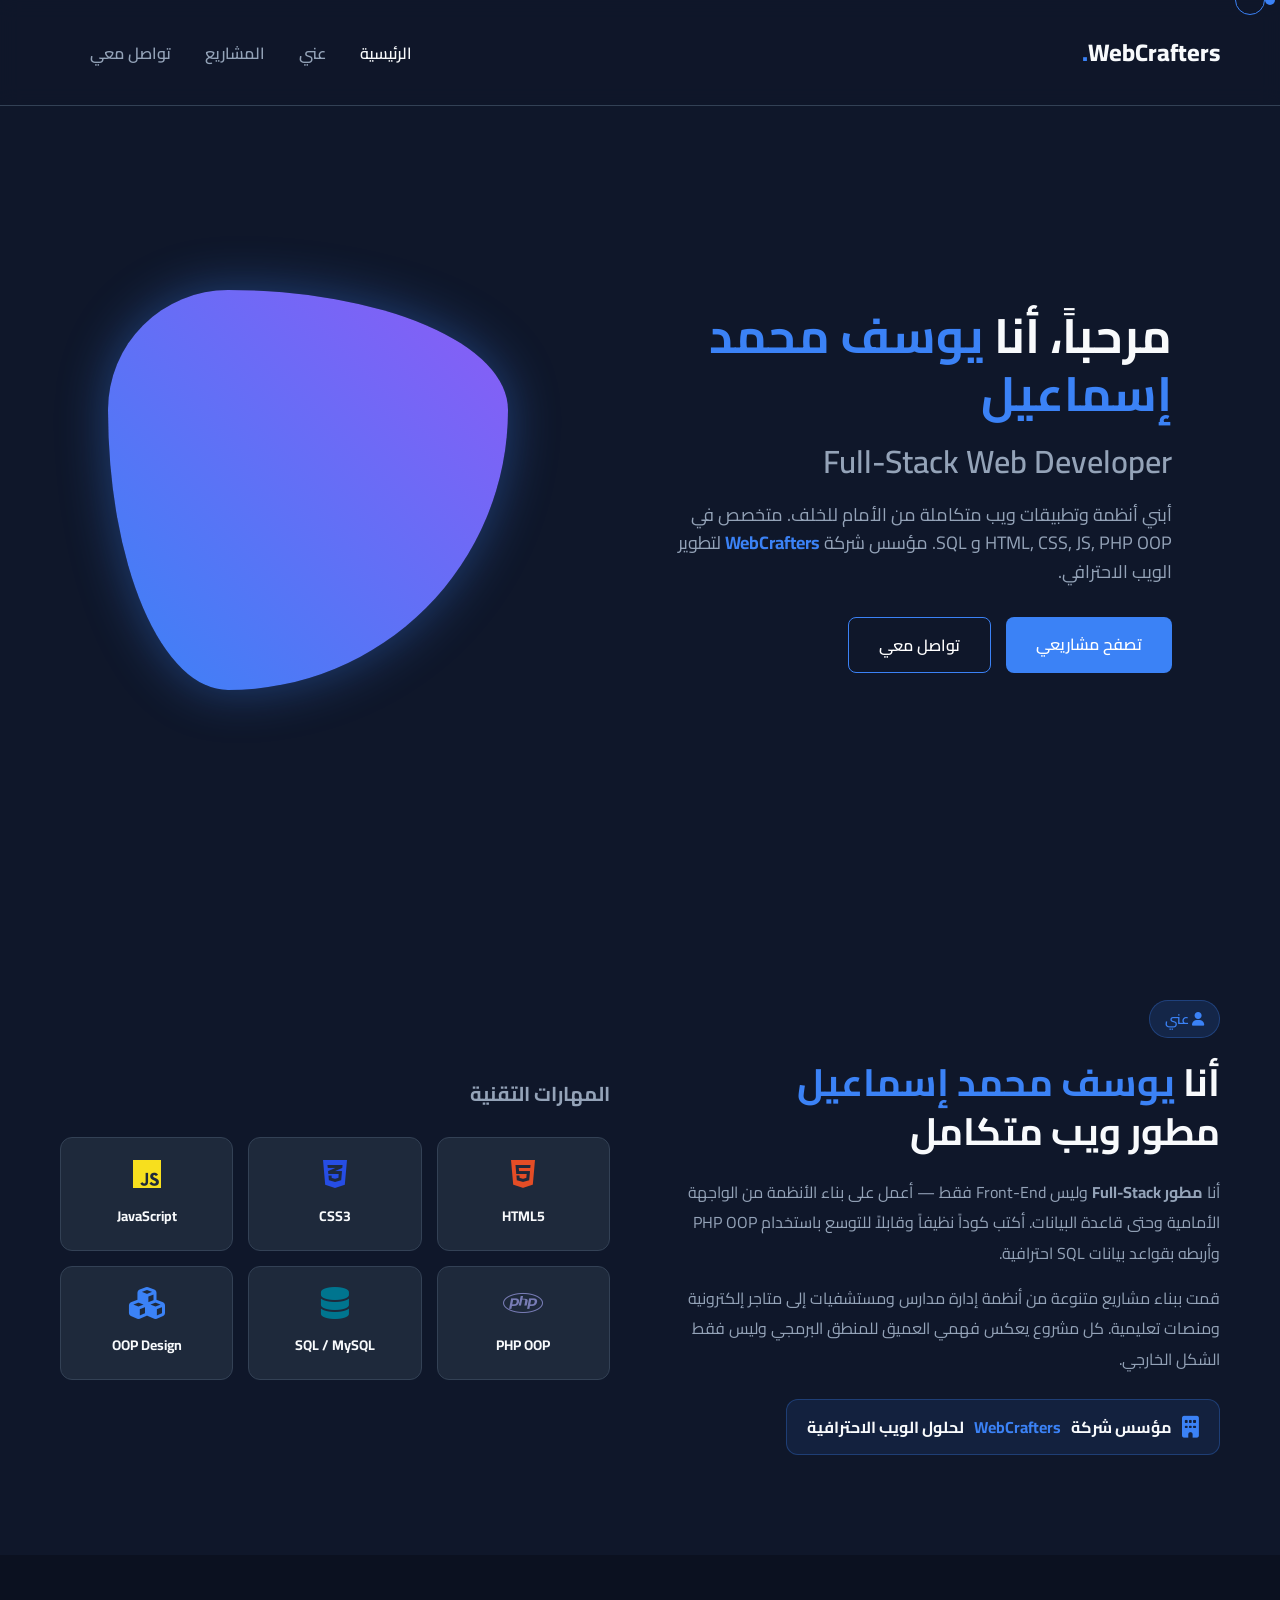
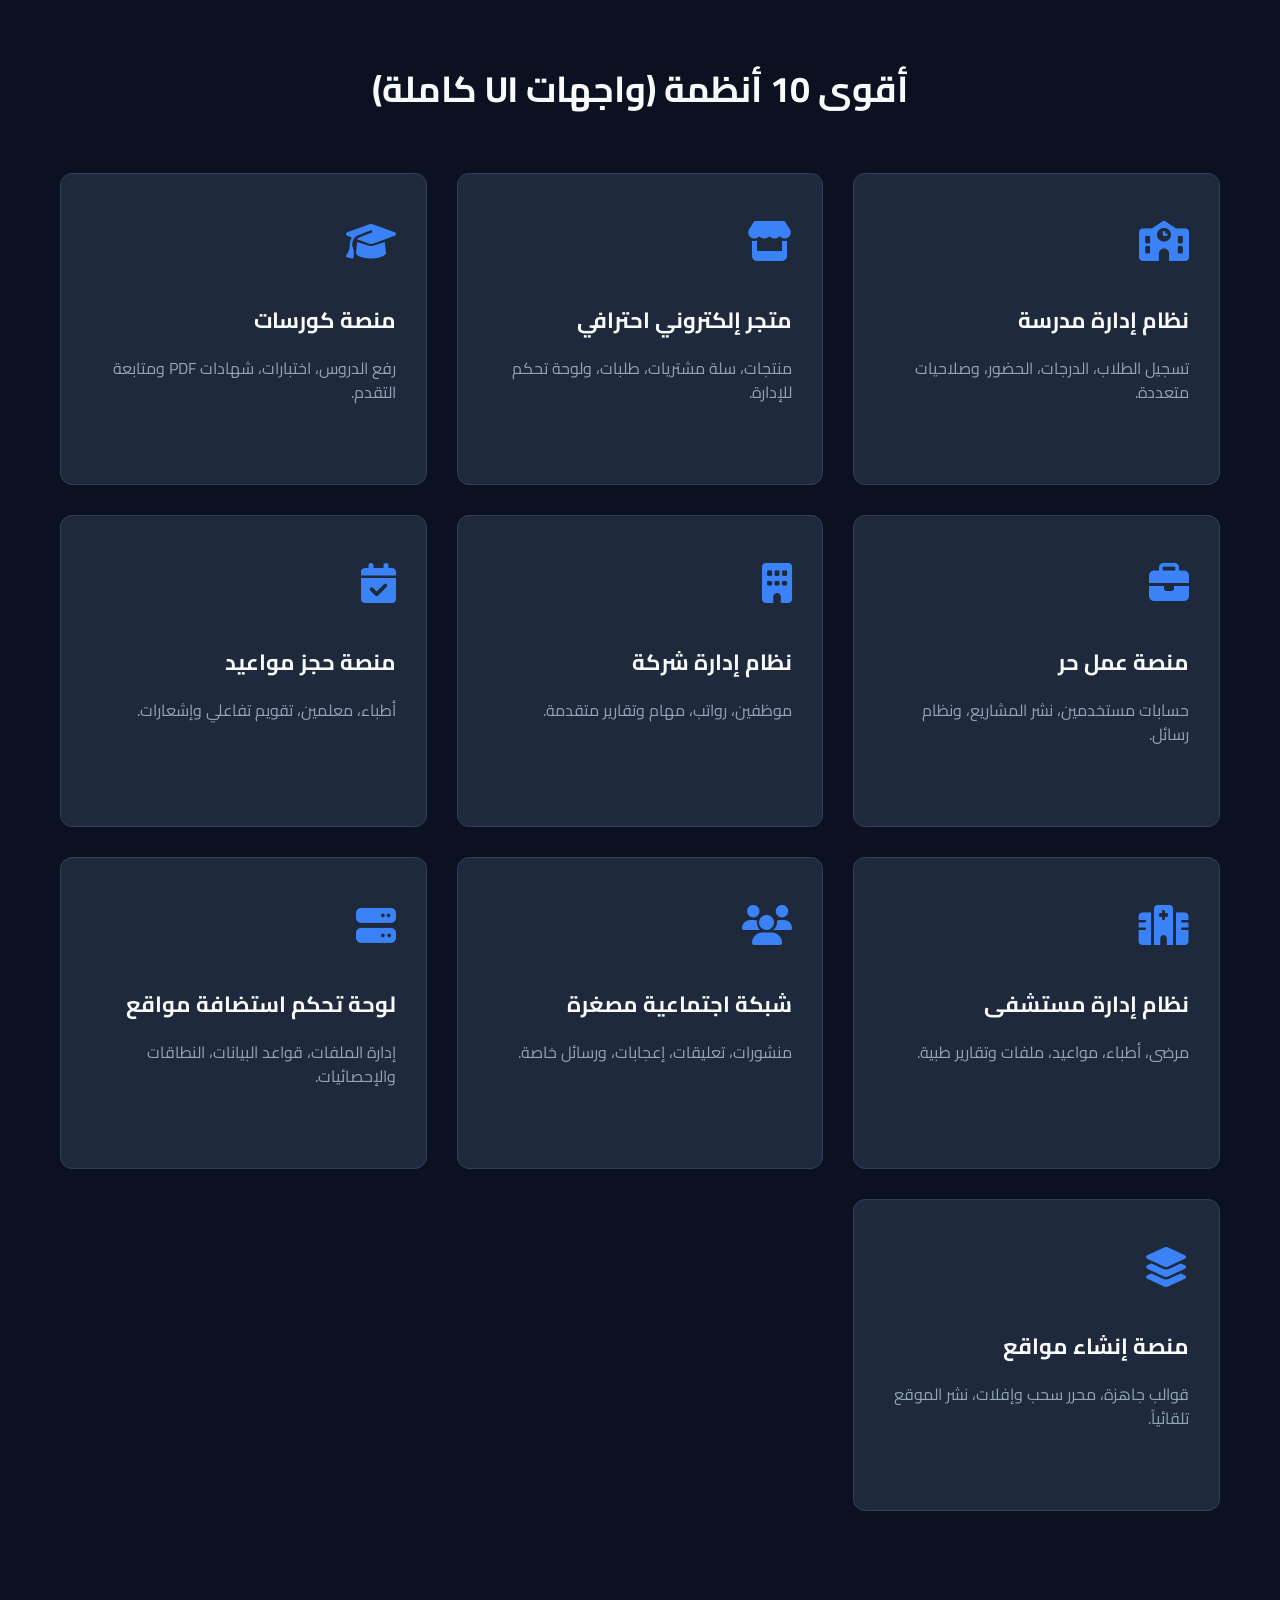
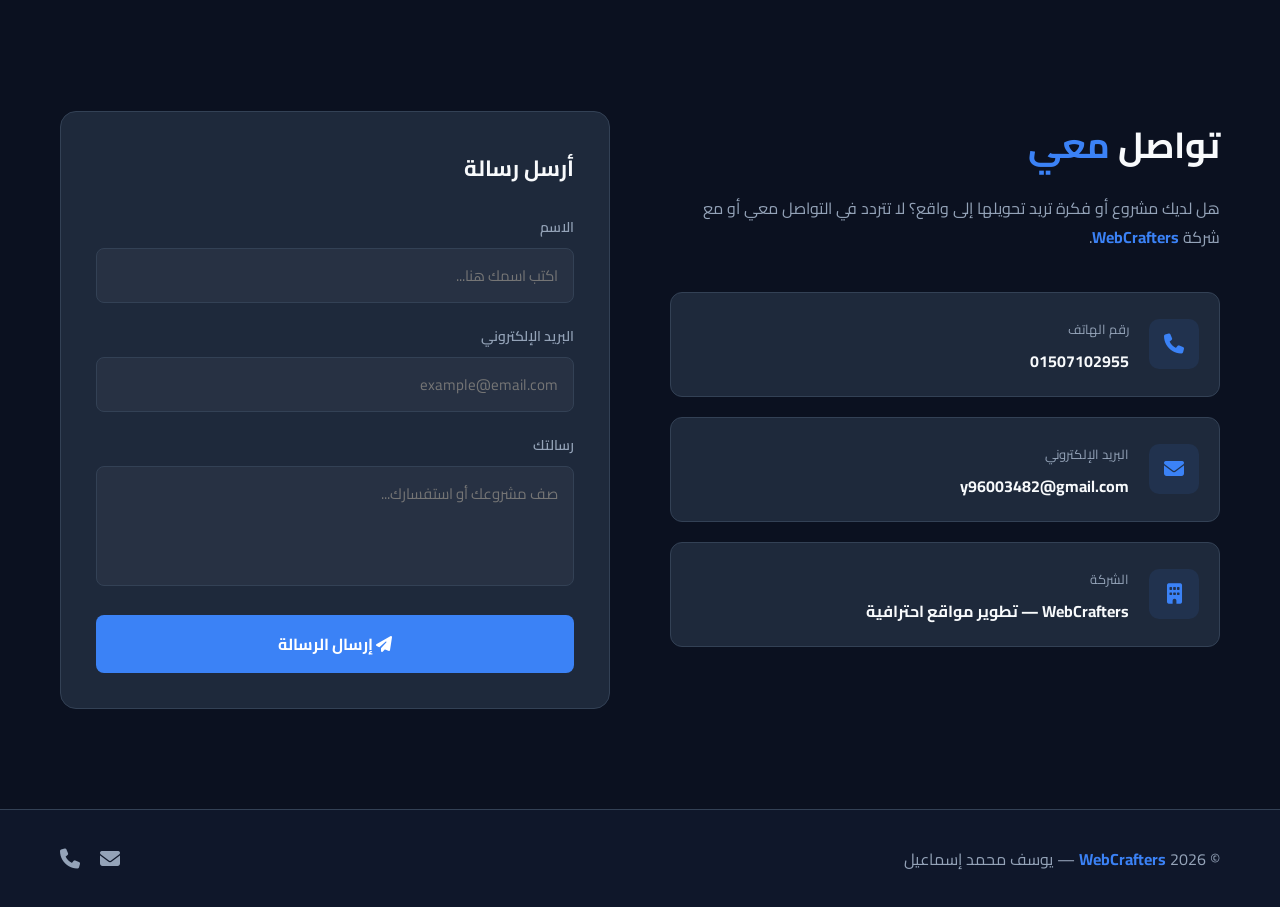
<file: index.html>
<!DOCTYPE html>
<html lang="ar" dir="rtl">
<head>
    <meta charset="UTF-8">
    <meta name="viewport" content="width=device-width, initial-scale=1.0">
    <title>يوسف محمد إسماعيل | Full-Stack Developer</title>
    <meta name="description" content="برتفوليو يوسف محمد إسماعيل - مطور Full-Stack متخصص في HTML, CSS, JS, PHP OOP, SQL ومؤسس شركة WebCrafters">
    <link rel="stylesheet" href="style.css">
    <link href="https://fonts.googleapis.com/css2?family=Cairo:wght@300;400;600;700;800&display=swap" rel="stylesheet">
    <link rel="stylesheet" href="https://cdnjs.cloudflare.com/ajax/libs/font-awesome/6.4.0/css/all.min.css">
    <style>
        /* ===== ABOUT SECTION ===== */
        #about {
            padding: 100px 0;
        }
        .about-wrapper {
            display: grid;
            grid-template-columns: 1fr 1fr;
            gap: 60px;
            align-items: center;
        }
        .about-text .label {
            display: inline-block;
            background: rgba(59, 130, 246, 0.15);
            color: var(--accent);
            padding: 5px 15px;
            border-radius: 20px;
            font-size: 14px;
            font-weight: 600;
            margin-bottom: 20px;
            border: 1px solid rgba(59, 130, 246, 0.3);
        }
        .about-text h2 {
            font-size: 38px;
            margin-bottom: 20px;
            line-height: 1.3;
        }
        .about-text h2 span { color: var(--accent); }
        .about-text p {
            color: var(--text-secondary);
            line-height: 1.9;
            font-size: 16px;
            margin-bottom: 15px;
        }
        .company-badge {
            display: inline-flex;
            align-items: center;
            gap: 10px;
            background: rgba(59,130,246,0.1);
            border: 1px solid rgba(59,130,246,0.3);
            border-radius: 12px;
            padding: 12px 20px;
            margin-top: 10px;
            font-weight: 700;
            font-size: 16px;
            color: var(--text-primary);
        }
        .company-badge i { color: var(--accent); font-size: 22px; }

        /* Skills */
        .skills-grid {
            display: grid;
            grid-template-columns: repeat(3, 1fr);
            gap: 15px;
        }
        .skill-item {
            background: var(--card-bg);
            border: 1px solid var(--border);
            border-radius: 12px;
            padding: 20px;
            text-align: center;
            transition: all 0.3s;
            position: relative;
            overflow: hidden;
        }
        .skill-item::before {
            content: '';
            position: absolute;
            top: 0; left: 0;
            width: 100%; height: 3px;
            background: var(--accent);
            transform: scaleX(0);
            transform-origin: left;
            transition: transform 0.3s;
        }
        .skill-item:hover::before { transform: scaleX(1); }
        .skill-item:hover { transform: translateY(-5px); border-color: var(--accent); }
        .skill-item i { font-size: 32px; color: var(--accent); margin-bottom: 10px; display: block; }
        .skill-item span { font-weight: 700; font-size: 14px; }

        /* ===== CONTACT SECTION ===== */
        #contact {
            padding: 100px 0;
            background-color: #0b1120;
        }
        .contact-wrapper {
            display: grid;
            grid-template-columns: 1fr 1fr;
            gap: 60px;
            align-items: start;
        }
        .contact-info h2 { font-size: 36px; margin-bottom: 15px; }
        .contact-info h2 span { color: var(--accent); }
        .contact-info > p { color: var(--text-secondary); line-height: 1.8; margin-bottom: 40px; }
        .contact-card {
            background: var(--card-bg);
            border: 1px solid var(--border);
            border-radius: 12px;
            padding: 20px;
            display: flex;
            align-items: center;
            gap: 20px;
            margin-bottom: 20px;
            transition: border-color 0.3s;
        }
        .contact-card:hover { border-color: var(--accent); }
        .contact-card-icon {
            width: 50px; height: 50px;
            background: rgba(59,130,246,0.1);
            border-radius: 10px;
            display: flex; align-items: center; justify-content: center;
            font-size: 20px; color: var(--accent);
            flex-shrink: 0;
        }
        .contact-card-text small { color: var(--text-secondary); font-size: 13px; }
        .contact-card-text strong { display: block; font-size: 16px; margin-top: 3px; }
        .contact-card-text a { color: var(--text-primary); text-decoration: none; }

        /* Contact Form (Decorative) */
        .contact-form-wrap {
            background: var(--card-bg);
            border: 1px solid var(--border);
            border-radius: 16px;
            padding: 35px;
        }
        .contact-form-wrap h3 { font-size: 22px; margin-bottom: 25px; }
        .form-group { margin-bottom: 20px; }
        .form-group label { display: block; color: var(--text-secondary); font-size: 14px; margin-bottom: 8px; font-weight: 600; }
        .form-group input, .form-group textarea {
            width: 100%;
            background: rgba(255,255,255,0.04);
            border: 1px solid var(--border);
            border-radius: 8px;
            padding: 12px 15px;
            color: var(--text-primary);
            font-family: 'Cairo', sans-serif;
            font-size: 15px;
            outline: none;
            transition: border-color 0.3s;
        }
        .form-group input:focus, .form-group textarea:focus { border-color: var(--accent); }
        .form-group textarea { height: 120px; resize: none; }
        .btn-send {
            width: 100%;
            background: var(--accent);
            color: white;
            border: none;
            padding: 14px;
            border-radius: 8px;
            font-size: 16px;
            font-weight: 700;
            cursor: pointer;
            transition: background 0.3s;
            font-family: 'Cairo', sans-serif;
        }
        .btn-send:hover { background: var(--accent-hover); }

        /* Footer update */
        footer .footer-inner {
            display: flex;
            justify-content: space-between;
            align-items: center;
        }
        footer .footer-links { display: flex; gap: 20px; }
        footer .footer-links a { color: var(--text-secondary); font-size: 20px; transition: color 0.3s; text-decoration: none; }
        footer .footer-links a:hover { color: var(--accent); }
    </style>
</head>
<body>
    <div class="cursor"></div>
    <div class="cursor-follower"></div>

    <!-- ======== HEADER ======== -->
    <header>
        <div class="container">
            <h1 class="logo">WebCrafters<span>.</span></h1>
            <nav>
                <a href="#home" class="active">الرئيسية</a>
                <a href="#about">عني</a>
                <a href="#projects">المشاريع</a>
                <a href="#contact">تواصل معي</a>
            </nav>
        </div>
    </header>

    <!-- ======== HERO ======== -->
    <section id="home" class="hero">
        <div class="container">
            <div class="hero-content">
                <h2>مرحباً، أنا <span>يوسف محمد إسماعيل</span></h2>
                <h2 style="font-size: 32px; color: var(--text-secondary); font-weight: 600; margin-top: 10px;">
                    Full-Stack Web Developer
                </h2>
                <p>أبني أنظمة وتطبيقات ويب متكاملة من الأمام للخلف. متخصص في HTML, CSS, JS, PHP OOP و SQL.
                   مؤسس شركة <strong style="color: var(--accent);">WebCrafters</strong> لتطوير الويب الاحترافي.</p>
                <div style="display: flex; gap: 15px; flex-wrap: wrap;">
                    <a href="#projects" class="btn">تصفح مشاريعي</a>
                    <a href="#contact" class="btn" style="background: transparent; border: 1px solid var(--accent);">تواصل معي</a>
                </div>
            </div>
            <div class="hero-visual">
                <div class="abstract-shape"></div>
            </div>
        </div>
    </section>

    <!-- ======== ABOUT ======== -->
    <section id="about">
        <div class="container">
            <div class="about-wrapper">
                <!-- About Text -->
                <div class="about-text">
                    <span class="label"><i class="fa-solid fa-user"></i> عني</span>
                    <h2>أنا <span>يوسف محمد إسماعيل</span><br>مطور ويب متكامل</h2>
                    <p>
                        أنا <strong>مطور Full-Stack</strong> وليس Front-End فقط — أعمل على بناء الأنظمة من الواجهة الأمامية وحتى قاعدة البيانات.
                        أكتب كوداً نظيفاً وقابلاً للتوسع باستخدام PHP OOP وأربطه بقواعد بيانات SQL احترافية.
                    </p>
                    <p>
                        قمت ببناء مشاريع متنوعة من أنظمة إدارة مدارس ومستشفيات إلى متاجر إلكترونية ومنصات تعليمية.
                        كل مشروع يعكس فهمي العميق للمنطق البرمجي وليس فقط الشكل الخارجي.
                    </p>
                    <div class="company-badge">
                        <i class="fa-solid fa-building"></i>
                        مؤسس شركة <span style="color: var(--accent);">WebCrafters</span> لحلول الويب الاحترافية
                    </div>
                </div>

                <!-- Skills -->
                <div>
                    <h3 style="font-size: 20px; margin-bottom: 25px; color: var(--text-secondary);">المهارات التقنية</h3>
                    <div class="skills-grid">
                        <div class="skill-item">
                            <i class="fa-brands fa-html5" style="color: #e44d26;"></i>
                            <span>HTML5</span>
                        </div>
                        <div class="skill-item">
                            <i class="fa-brands fa-css3-alt" style="color: #264de4;"></i>
                            <span>CSS3</span>
                        </div>
                        <div class="skill-item">
                            <i class="fa-brands fa-js" style="color: #f7df1e;"></i>
                            <span>JavaScript</span>
                        </div>
                        <div class="skill-item">
                            <i class="fa-brands fa-php" style="color: #787cb5;"></i>
                            <span>PHP OOP</span>
                        </div>
                        <div class="skill-item">
                            <i class="fa-solid fa-database" style="color: #00758f;"></i>
                            <span>SQL / MySQL</span>
                        </div>
                        <div class="skill-item">
                            <i class="fa-solid fa-cubes" style="color: var(--accent);"></i>
                            <span>OOP Design</span>
                        </div>
                    </div>
                </div>
            </div>
        </div>
    </section>

    <!-- ======== PROJECTS ======== -->
    <section id="projects" class="projects-section">
        <div class="container">
            <h2 class="section-title">أقوى 10 أنظمة (واجهات UI كاملة)</h2>
            <div class="projects-grid">

                <div class="project-card" onclick="window.open('projects/01-school-management/index.html', '_blank')">
                    <div class="project-icon"><i class="fa-solid fa-school"></i></div>
                    <h3>نظام إدارة مدرسة</h3>
                    <p>تسجيل الطلاب، الدرجات، الحضور، وصلاحيات متعددة.</p>
                    <span class="view-btn">عرض النظام <i class="fa-solid fa-arrow-left"></i></span>
                </div>

                <div class="project-card" onclick="window.open('projects/02-ecommerce/index.html', '_blank')">
                    <div class="project-icon"><i class="fa-solid fa-store"></i></div>
                    <h3>متجر إلكتروني احترافي</h3>
                    <p>منتجات، سلة مشتريات، طلبات، ولوحة تحكم للإدارة.</p>
                    <span class="view-btn">عرض النظام <i class="fa-solid fa-arrow-left"></i></span>
                </div>

                <div class="project-card" onclick="window.open('projects/03-courses-platform/index.html', '_blank')">
                    <div class="project-icon"><i class="fa-solid fa-graduation-cap"></i></div>
                    <h3>منصة كورسات</h3>
                    <p>رفع الدروس، اختبارات، شهادات PDF ومتابعة التقدم.</p>
                    <span class="view-btn">عرض النظام <i class="fa-solid fa-arrow-left"></i></span>
                </div>

                <div class="project-card" onclick="window.open('projects/04-freelance-platform/index.html', '_blank')">
                    <div class="project-icon"><i class="fa-solid fa-briefcase"></i></div>
                    <h3>منصة عمل حر</h3>
                    <p>حسابات مستخدمين، نشر المشاريع، ونظام رسائل.</p>
                    <span class="view-btn">عرض النظام <i class="fa-solid fa-arrow-left"></i></span>
                </div>

                <div class="project-card" onclick="window.open('projects/05-company-management/index.html', '_blank')">
                    <div class="project-icon"><i class="fa-solid fa-building"></i></div>
                    <h3>نظام إدارة شركة</h3>
                    <p>موظفين، رواتب، مهام وتقارير متقدمة.</p>
                    <span class="view-btn">عرض النظام <i class="fa-solid fa-arrow-left"></i></span>
                </div>

                <div class="project-card" onclick="window.open('projects/06-appointment-booking/index.html', '_blank')">
                    <div class="project-icon"><i class="fa-solid fa-calendar-check"></i></div>
                    <h3>منصة حجز مواعيد</h3>
                    <p>أطباء، معلمين، تقويم تفاعلي وإشعارات.</p>
                    <span class="view-btn">عرض النظام <i class="fa-solid fa-arrow-left"></i></span>
                </div>

                <div class="project-card" onclick="window.open('projects/07-hospital-management/index.html', '_blank')">
                    <div class="project-icon"><i class="fa-solid fa-hospital"></i></div>
                    <h3>نظام إدارة مستشفى</h3>
                    <p>مرضى، أطباء، مواعيد، ملفات وتقارير طبية.</p>
                    <span class="view-btn">عرض النظام <i class="fa-solid fa-arrow-left"></i></span>
                </div>

                <div class="project-card" onclick="window.open('projects/08-social-network/index.html', '_blank')">
                    <div class="project-icon"><i class="fa-solid fa-users"></i></div>
                    <h3>شبكة اجتماعية مصغرة</h3>
                    <p>منشورات، تعليقات، إعجابات، ورسائل خاصة.</p>
                    <span class="view-btn">عرض النظام <i class="fa-solid fa-arrow-left"></i></span>
                </div>

                <div class="project-card" onclick="window.open('projects/09-hosting-cpanel/index.html', '_blank')">
                    <div class="project-icon"><i class="fa-solid fa-server"></i></div>
                    <h3>لوحة تحكم استضافة مواقع</h3>
                    <p>إدارة الملفات، قواعد البيانات، النطاقات والإحصائيات.</p>
                    <span class="view-btn">عرض النظام <i class="fa-solid fa-arrow-left"></i></span>
                </div>

                <div class="project-card" onclick="window.open('projects/10-website-builder/index.html', '_blank')">
                    <div class="project-icon"><i class="fa-solid fa-layer-group"></i></div>
                    <h3>منصة إنشاء مواقع</h3>
                    <p>قوالب جاهزة، محرر سحب وإفلات، نشر الموقع تلقائياً.</p>
                    <span class="view-btn">عرض النظام <i class="fa-solid fa-arrow-left"></i></span>
                </div>

            </div>
        </div>
    </section>

    <!-- ======== CONTACT ======== -->
    <section id="contact">
        <div class="container">
            <div class="contact-wrapper">
                <!-- Info -->
                <div class="contact-info">
                    <h2>تواصل <span>معي</span></h2>
                    <p>هل لديك مشروع أو فكرة تريد تحويلها إلى واقع؟ لا تتردد في التواصل معي أو مع شركة <strong style="color: var(--accent);">WebCrafters</strong>.</p>

                    <div class="contact-card">
                        <div class="contact-card-icon"><i class="fa-solid fa-phone"></i></div>
                        <div class="contact-card-text">
                            <small>رقم الهاتف</small>
                            <strong><a href="tel:01507102955">01507102955</a></strong>
                        </div>
                    </div>

                    <div class="contact-card">
                        <div class="contact-card-icon"><i class="fa-solid fa-envelope"></i></div>
                        <div class="contact-card-text">
                            <small>البريد الإلكتروني</small>
                            <strong><a href="mailto:y96003482@gmail.com">y96003482@gmail.com</a></strong>
                        </div>
                    </div>

                    <div class="contact-card">
                        <div class="contact-card-icon"><i class="fa-solid fa-building"></i></div>
                        <div class="contact-card-text">
                            <small>الشركة</small>
                            <strong>WebCrafters — تطوير مواقع احترافية</strong>
                        </div>
                    </div>
                </div>

                <!-- Form (Decorative) -->
                <div class="contact-form-wrap">
                    <h3>أرسل رسالة</h3>
                    <div class="form-group">
                        <label>الاسم</label>
                        <input type="text" placeholder="اكتب اسمك هنا...">
                    </div>
                    <div class="form-group">
                        <label>البريد الإلكتروني</label>
                        <input type="email" placeholder="example@email.com">
                    </div>
                    <div class="form-group">
                        <label>رسالتك</label>
                        <textarea placeholder="صف مشروعك أو استفسارك..."></textarea>
                    </div>
                    <button class="btn-send"><i class="fa-solid fa-paper-plane"></i> إرسال الرسالة</button>
                </div>
            </div>
        </div>
    </section>

    <!-- ======== FOOTER ======== -->
    <footer>
        <div class="container">
            <div class="footer-inner">
                <p>© 2026 <strong style="color: var(--accent);">WebCrafters</strong> — يوسف محمد إسماعيل</p>
                <div class="footer-links">
                    <a href="mailto:y96003482@gmail.com" title="Email"><i class="fa-solid fa-envelope"></i></a>
                    <a href="tel:01507102955" title="Phone"><i class="fa-solid fa-phone"></i></a>
                </div>
            </div>
        </div>
    </footer>

    <script src="script.js"></script>
</body>
</html>
</file>
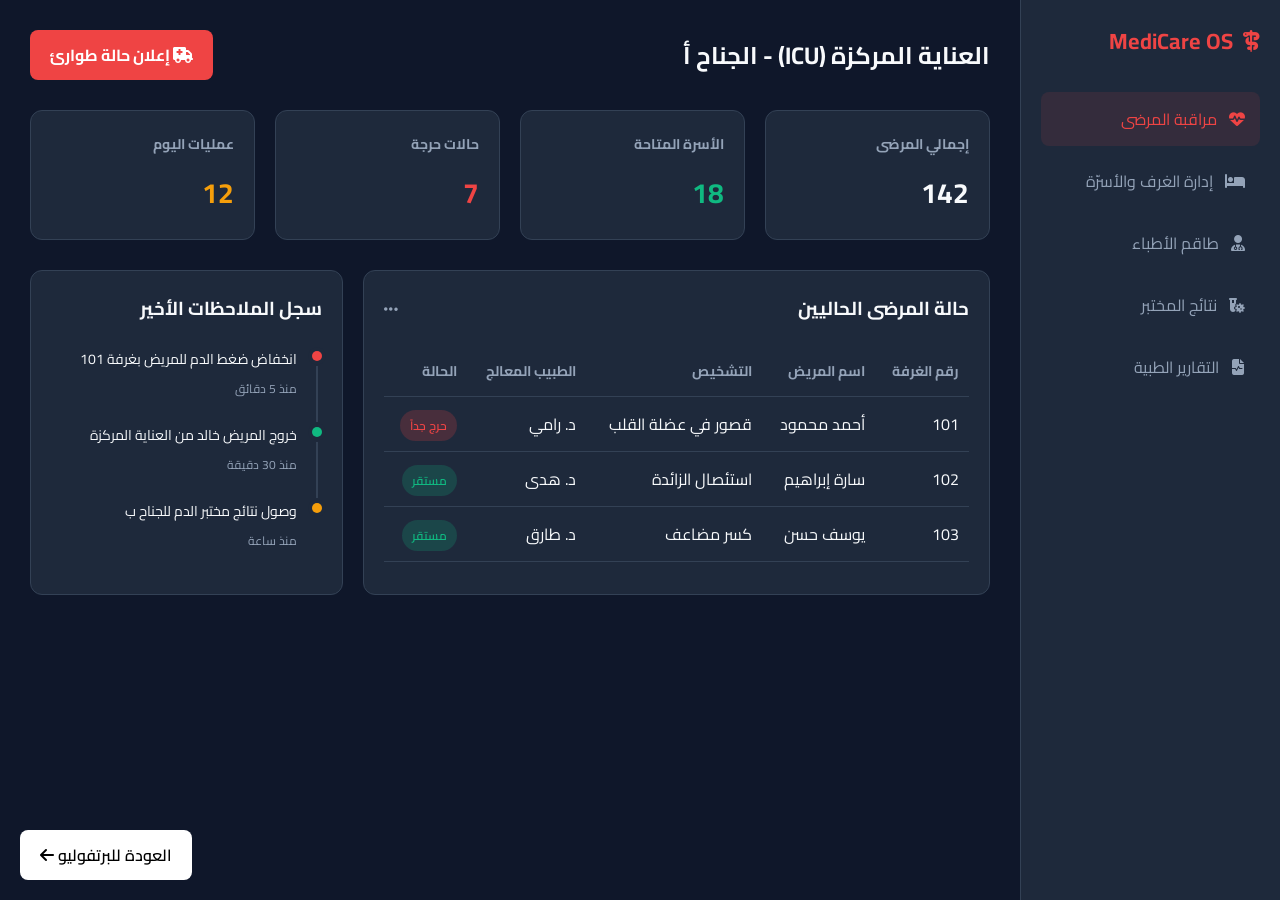
<file: projects/07-hospital-management/index.html>
<!DOCTYPE html>
<html lang="ar" dir="rtl">
<head>
    <meta charset="UTF-8">
    <meta name="viewport" content="width=device-width, initial-scale=1.0">
    <title>نظام إدارة المستشفى</title>
    <link href="https://fonts.googleapis.com/css2?family=Cairo:wght@400;600;700&display=swap" rel="stylesheet">
    <link rel="stylesheet" href="https://cdnjs.cloudflare.com/ajax/libs/font-awesome/6.4.0/css/all.min.css">
    <style>
        :root {
            --bg: #0f172a;
            --surface: #1e293b;
            --primary: #ef4444; /* Red */
            --text: #f8fafc;
            --text-muted: #94a3b8;
            --border: #334155;
            --success: #10b981;
            --warning: #f59e0b;
        }
        * { margin: 0; padding: 0; box-sizing: border-box; font-family: 'Cairo', sans-serif; }
        body { background-color: var(--bg); color: var(--text); display: flex; height: 100vh; overflow: hidden; }

        .sidebar { width: 260px; background: var(--surface); border-left: 1px solid var(--border); padding: 20px; display: flex; flex-direction: column; }
        .logo { font-size: 22px; color: var(--primary); font-weight: 700; margin-bottom: 30px; display: flex; align-items: center; gap: 10px; }
        .nav-item { padding: 12px 15px; margin-bottom: 8px; border-radius: 8px; color: var(--text-muted); text-decoration: none; display: flex; align-items: center; gap: 12px; transition: 0.3s; }
        .nav-item:hover, .nav-item.active { background: rgba(239, 68, 68, 0.1); color: var(--primary); }

        .main { flex: 1; padding: 30px; overflow-y: auto; }
        header { display: flex; justify-content: space-between; align-items: center; margin-bottom: 30px; }
        .emergency-btn { background: var(--primary); color: white; padding: 10px 20px; border-radius: 8px; border: none; font-weight: 700; font-size: 16px; cursor: pointer; animation: pulse 2s infinite; }
        
        @keyframes pulse {
            0% { box-shadow: 0 0 0 0 rgba(239, 68, 68, 0.7); }
            70% { box-shadow: 0 0 0 15px rgba(239, 68, 68, 0); }
            100% { box-shadow: 0 0 0 0 rgba(239, 68, 68, 0); }
        }

        .stats { display: grid; grid-template-columns: repeat(4, 1fr); gap: 20px; margin-bottom: 30px; }
        .stat-card { background: var(--surface); padding: 20px; border-radius: 12px; border: 1px solid var(--border); }
        .stat-card h4 { color: var(--text-muted); font-size: 14px; margin-bottom: 10px; }
        .stat-card .value { font-size: 28px; font-weight: 700; }
        
        .dashboard-grid { display: grid; grid-template-columns: 2fr 1fr; gap: 20px; }
        .panel { background: var(--surface); border-radius: 12px; border: 1px solid var(--border); padding: 20px; }
        .panel-header { display: flex; justify-content: space-between; align-items: center; margin-bottom: 20px; }
        
        table { width: 100%; border-collapse: collapse; text-align: right; }
        th, td { padding: 12px 10px; border-bottom: 1px solid var(--border); }
        th { color: var(--text-muted); font-size: 14px; }
        .status { padding: 4px 10px; border-radius: 20px; font-size: 12px; font-weight: 600; }
        .status.critical { background: rgba(239, 68, 68, 0.2); color: var(--primary); }
        .status.stable { background: rgba(16, 185, 129, 0.2); color: var(--success); }
        
        .timeline-item { display: flex; gap: 15px; margin-bottom: 20px; position: relative; }
        .timeline-item::before { content: ''; position: absolute; right: 4px; top: 20px; bottom: -20px; width: 2px; background: var(--border); }
        .timeline-item:last-child::before { display: none; }
        .timeline-icon { width: 10px; height: 10px; background: var(--primary); border-radius: 50%; margin-top: 5px; position: relative; z-index: 2; box-shadow: 0 0 0 4px var(--surface); }
        .timeline-content p { font-size: 14px; }
        .timeline-content span { font-size: 12px; color: var(--text-muted); }

        .back-btn { position: fixed; bottom: 20px; left: 20px; background: white; color: black; padding: 10px 20px; border-radius: 8px; text-decoration: none; font-weight: 600; }
    </style>
</head>
<body>
    <aside class="sidebar">
        <div class="logo"><i class="fa-solid fa-staff-snake"></i> MediCare OS</div>
        <a href="#" class="nav-item active"><i class="fa-solid fa-heart-pulse"></i> مراقبة المرضى</a>
        <a href="#" class="nav-item"><i class="fa-solid fa-bed"></i> إدارة الغرف والأسرّة</a>
        <a href="#" class="nav-item"><i class="fa-solid fa-user-doctor"></i> طاقم الأطباء</a>
        <a href="#" class="nav-item"><i class="fa-solid fa-vial-virus"></i> نتائج المختبر</a>
        <a href="#" class="nav-item"><i class="fa-solid fa-file-waveform"></i> التقارير الطبية</a>
    </aside>

    <main class="main">
        <header>
            <h2>العناية المركزة (ICU) - الجناح أ</h2>
            <button class="emergency-btn"><i class="fa-solid fa-truck-medical"></i> إعلان حالة طوارئ</button>
        </header>

        <div class="stats">
            <div class="stat-card">
                <h4>إجمالي المرضى</h4>
                <div class="value">142</div>
            </div>
            <div class="stat-card">
                <h4>الأسرة المتاحة</h4>
                <div class="value" style="color: var(--success);">18</div>
            </div>
            <div class="stat-card">
                <h4>حالات حرجة</h4>
                <div class="value" style="color: var(--primary);">7</div>
            </div>
            <div class="stat-card">
                <h4>عمليات اليوم</h4>
                <div class="value" style="color: var(--warning);">12</div>
            </div>
        </div>

        <div class="dashboard-grid">
            <div class="panel">
                <div class="panel-header">
                    <h3>حالة المرضى الحاليين</h3>
                    <i class="fa-solid fa-ellipsis" style="color: var(--text-muted);"></i>
                </div>
                <table>
                    <thead>
                        <tr>
                            <th>رقم الغرفة</th>
                            <th>اسم المريض</th>
                            <th>التشخيص</th>
                            <th>الطبيب المعالج</th>
                            <th>الحالة</th>
                        </tr>
                    </thead>
                    <tbody>
                        <tr>
                            <td>101</td>
                            <td>أحمد محمود</td>
                            <td>قصور في عضلة القلب</td>
                            <td>د. رامي</td>
                            <td><span class="status critical">حرج جداً</span></td>
                        </tr>
                        <tr>
                            <td>102</td>
                            <td>سارة إبراهيم</td>
                            <td>استئصال الزائدة</td>
                            <td>د. هدى</td>
                            <td><span class="status stable">مستقر</span></td>
                        </tr>
                        <tr>
                            <td>103</td>
                            <td>يوسف حسن</td>
                            <td>كسر مضاعف</td>
                            <td>د. طارق</td>
                            <td><span class="status stable">مستقر</span></td>
                        </tr>
                    </tbody>
                </table>
            </div>

            <div class="panel">
                <div class="panel-header">
                    <h3>سجل الملاحظات الأخير</h3>
                </div>
                <div class="timeline">
                    <div class="timeline-item">
                        <div class="timeline-icon"></div>
                        <div class="timeline-content">
                            <p>انخفاض ضغط الدم للمريض بغرفة 101</p>
                            <span>منذ 5 دقائق</span>
                        </div>
                    </div>
                    <div class="timeline-item">
                        <div class="timeline-icon" style="background: var(--success);"></div>
                        <div class="timeline-content">
                            <p>خروج المريض خالد من العناية المركزة</p>
                            <span>منذ 30 دقيقة</span>
                        </div>
                    </div>
                    <div class="timeline-item">
                        <div class="timeline-icon" style="background: var(--warning);"></div>
                        <div class="timeline-content">
                            <p>وصول نتائج مختبر الدم للجناح ب</p>
                            <span>منذ ساعة</span>
                        </div>
                    </div>
                </div>
            </div>
        </div>
    </main>

    <a href="../../index.html" class="back-btn">العودة للبرتفوليو <i class="fa-solid fa-arrow-left"></i></a>
</body>
</html>
</file>
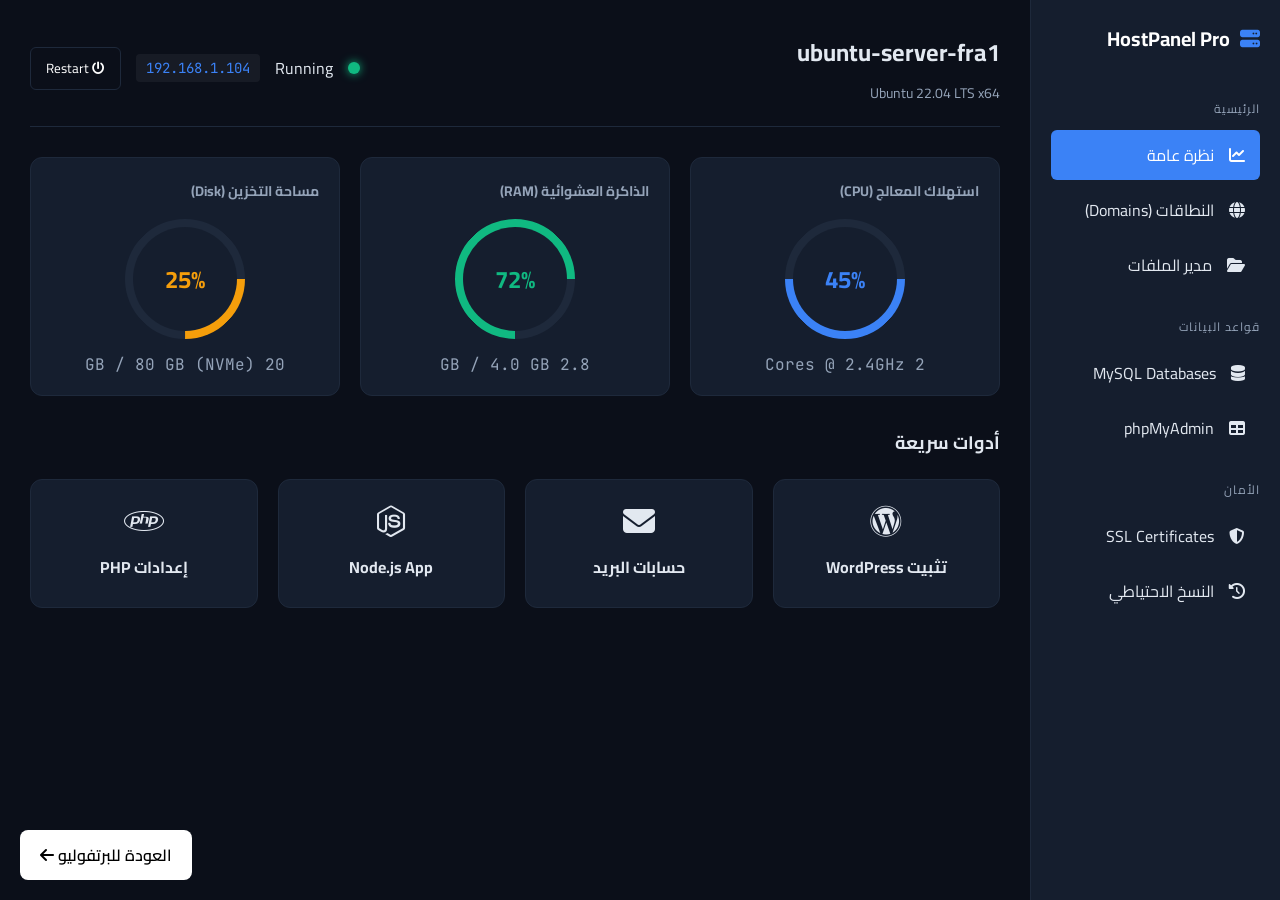
<file: projects/09-hosting-cpanel/index.html>
<!DOCTYPE html>
<html lang="ar" dir="rtl">
<head>
    <meta charset="UTF-8">
    <meta name="viewport" content="width=device-width, initial-scale=1.0">
    <title>لوحة تحكم استضافة المواقع</title>
    <link href="https://fonts.googleapis.com/css2?family=Cairo:wght@400;600;700&family=JetBrains+Mono&display=swap" rel="stylesheet">
    <link rel="stylesheet" href="https://cdnjs.cloudflare.com/ajax/libs/font-awesome/6.4.0/css/all.min.css">
    <style>
        :root {
            --bg: #0b0f19;
            --surface: #151e2e;
            --primary: #3b82f6;
            --success: #10b981;
            --text: #e2e8f0;
            --text-muted: #94a3b8;
            --border: #1e293b;
        }
        * { margin: 0; padding: 0; box-sizing: border-box; font-family: 'Cairo', sans-serif; }
        body { background-color: var(--bg); color: var(--text); display: flex; height: 100vh; }

        .sidebar { width: 250px; background: var(--surface); border-left: 1px solid var(--border); padding: 20px; }
        .logo { font-size: 20px; font-weight: 700; color: white; margin-bottom: 40px; display: flex; align-items: center; gap: 10px; }
        .logo i { color: var(--primary); }
        .nav-group { margin-bottom: 25px; }
        .nav-title { font-size: 12px; color: var(--text-muted); text-transform: uppercase; margin-bottom: 10px; letter-spacing: 1px; }
        .nav-item { display: flex; align-items: center; gap: 15px; color: var(--text); text-decoration: none; padding: 10px 15px; border-radius: 6px; margin-bottom: 5px; transition: 0.2s; }
        .nav-item:hover, .nav-item.active { background: var(--primary); color: white; }

        .main { flex: 1; padding: 30px; overflow-y: auto; }
        .header { display: flex; justify-content: space-between; align-items: center; margin-bottom: 30px; border-bottom: 1px solid var(--border); padding-bottom: 20px; }
        .server-info { display: flex; align-items: center; gap: 15px; }
        .server-status { width: 12px; height: 12px; background: var(--success); border-radius: 50%; box-shadow: 0 0 10px var(--success); }
        .ip-address { font-family: 'JetBrains Mono', monospace; background: rgba(255,255,255,0.05); padding: 5px 10px; border-radius: 4px; color: var(--primary); font-size: 14px; }

        /* Hardware Meters */
        .meters-grid { display: grid; grid-template-columns: repeat(3, 1fr); gap: 20px; margin-bottom: 30px; }
        .meter-card { background: var(--surface); border: 1px solid var(--border); border-radius: 12px; padding: 20px; display: flex; flex-direction: column; align-items: center; position: relative; }
        .meter-card h3 { font-size: 14px; color: var(--text-muted); margin-bottom: 15px; width: 100%; text-align: right; }
        
        .circle-progress { width: 120px; height: 120px; border-radius: 50%; border: 8px solid var(--border); display: flex; align-items: center; justify-content: center; font-size: 24px; font-weight: 700; position: relative; }
        /* Simulated border progress */
        .circle-progress.cpu { border-bottom-color: var(--primary); border-left-color: var(--primary); transform: rotate(-45deg); }
        .circle-progress.cpu span { transform: rotate(45deg); color: var(--primary); }
        
        .circle-progress.ram { border-bottom-color: var(--success); border-left-color: var(--success); border-top-color: var(--success); transform: rotate(45deg); }
        .circle-progress.ram span { transform: rotate(-45deg); color: var(--success); }
        
        .circle-progress.disk { border-bottom-color: #f59e0b; transform: rotate(-45deg); }
        .circle-progress.disk span { transform: rotate(45deg); color: #f59e0b; }

        /* Quick Tools */
        .tools-grid { display: grid; grid-template-columns: repeat(4, 1fr); gap: 20px; }
        .tool-card { background: var(--surface); border: 1px solid var(--border); border-radius: 12px; padding: 25px; text-align: center; cursor: pointer; transition: 0.2s; }
        .tool-card:hover { border-color: var(--primary); transform: translateY(-5px); }
        .tool-icon { font-size: 32px; color: var(--text); margin-bottom: 15px; }
        .tool-card:hover .tool-icon { color: var(--primary); }

        .back-btn { position: fixed; bottom: 20px; left: 20px; background: white; color: black; padding: 10px 20px; border-radius: 8px; text-decoration: none; font-weight: 600; }
    </style>
</head>
<body>
    <aside class="sidebar">
        <div class="logo"><i class="fa-solid fa-server"></i> HostPanel Pro</div>
        
        <div class="nav-group">
            <div class="nav-title">الرئيسية</div>
            <a href="#" class="nav-item active"><i class="fa-solid fa-chart-line"></i> نظرة عامة</a>
            <a href="#" class="nav-item"><i class="fa-solid fa-globe"></i> النطاقات (Domains)</a>
            <a href="#" class="nav-item"><i class="fa-solid fa-folder-open"></i> مدير الملفات</a>
        </div>
        
        <div class="nav-group">
            <div class="nav-title">قواعد البيانات</div>
            <a href="#" class="nav-item"><i class="fa-solid fa-database"></i> MySQL Databases</a>
            <a href="#" class="nav-item"><i class="fa-solid fa-table"></i> phpMyAdmin</a>
        </div>

        <div class="nav-group">
            <div class="nav-title">الأمان</div>
            <a href="#" class="nav-item"><i class="fa-solid fa-shield-halved"></i> SSL Certificates</a>
            <a href="#" class="nav-item"><i class="fa-solid fa-clock-rotate-left"></i> النسخ الاحتياطي</a>
        </div>
    </aside>

    <main class="main">
        <div class="header">
            <div>
                <h1 style="font-size: 24px; margin-bottom: 5px;">ubuntu-server-fra1</h1>
                <div style="color: var(--text-muted); font-size: 14px;">Ubuntu 22.04 LTS x64</div>
            </div>
            <div class="server-info">
                <span class="server-status"></span>
                <span>Running</span>
                <span class="ip-address">192.168.1.104</span>
                <button style="background: transparent; border: 1px solid var(--border); color: white; padding: 8px 15px; border-radius: 6px; cursor: pointer;"><i class="fa-solid fa-power-off"></i> Restart</button>
            </div>
        </div>

        <div class="meters-grid">
            <div class="meter-card">
                <h3>استهلاك المعالج (CPU)</h3>
                <div class="circle-progress cpu">
                    <span>45%</span>
                </div>
                <div style="margin-top: 15px; color: var(--text-muted); font-family: 'JetBrains Mono';">2 Cores @ 2.4GHz</div>
            </div>
            <div class="meter-card">
                <h3>الذاكرة العشوائية (RAM)</h3>
                <div class="circle-progress ram">
                    <span>72%</span>
                </div>
                <div style="margin-top: 15px; color: var(--text-muted); font-family: 'JetBrains Mono';">2.8 GB / 4.0 GB</div>
            </div>
            <div class="meter-card">
                <h3>مساحة التخزين (Disk)</h3>
                <div class="circle-progress disk">
                    <span>25%</span>
                </div>
                <div style="margin-top: 15px; color: var(--text-muted); font-family: 'JetBrains Mono';">20 GB / 80 GB (NVMe)</div>
            </div>
        </div>

        <h2 style="font-size: 18px; margin-bottom: 20px;">أدوات سريعة</h2>
        <div class="tools-grid">
            <div class="tool-card">
                <i class="fa-brands fa-wordpress tool-icon"></i>
                <h4>تثبيت WordPress</h4>
            </div>
            <div class="tool-card">
                <i class="fa-solid fa-envelope tool-icon"></i>
                <h4>حسابات البريد</h4>
            </div>
            <div class="tool-card">
                <i class="fa-brands fa-node-js tool-icon"></i>
                <h4>Node.js App</h4>
            </div>
            <div class="tool-card">
                <i class="fa-brands fa-php tool-icon"></i>
                <h4>إعدادات PHP</h4>
            </div>
        </div>
    </main>

    <a href="../../index.html" class="back-btn">العودة للبرتفوليو <i class="fa-solid fa-arrow-left"></i></a>
</body>
</html>
</file>
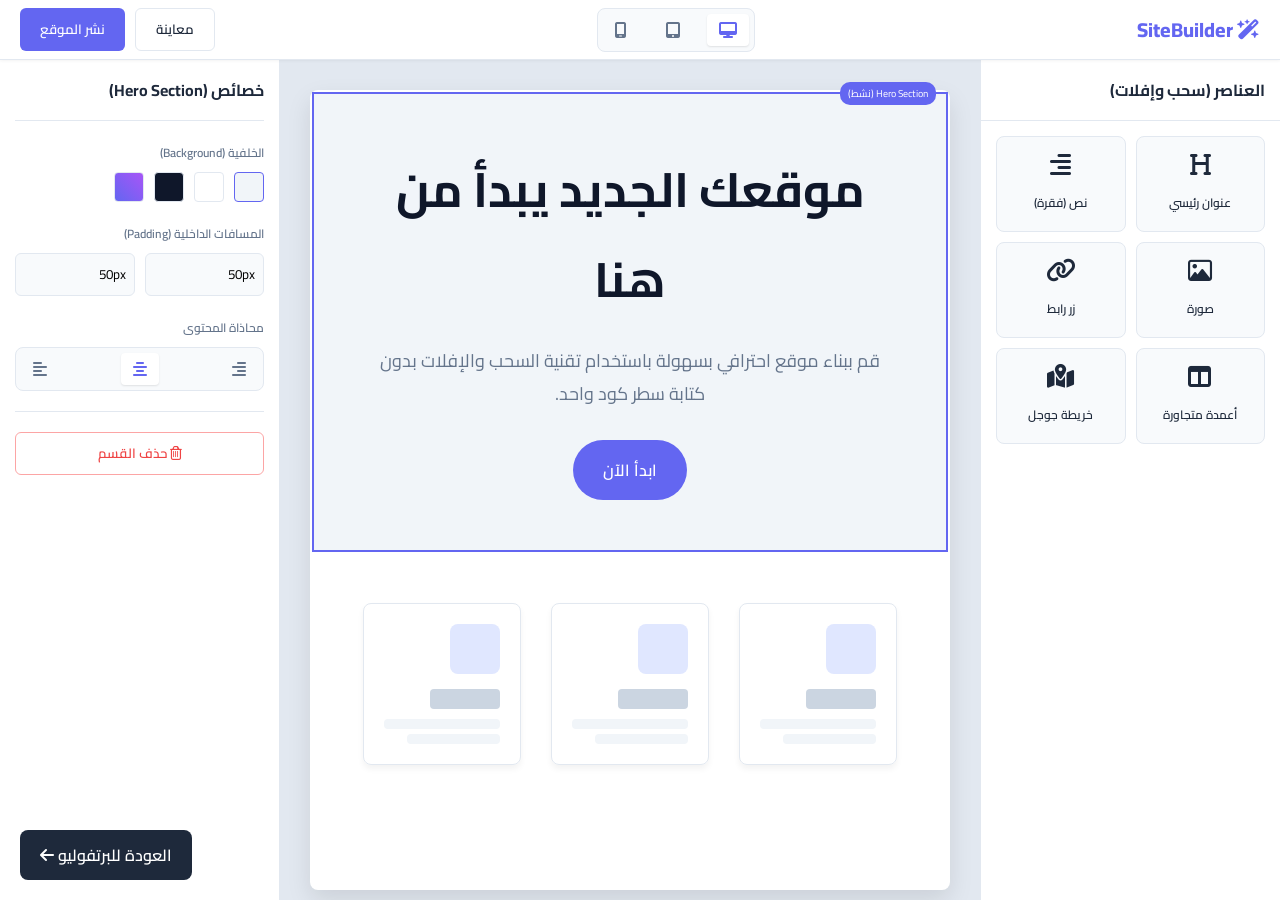
<file: projects/10-website-builder/index.html>
<!DOCTYPE html>
<html lang="ar" dir="rtl">
<head>
    <meta charset="UTF-8">
    <meta name="viewport" content="width=device-width, initial-scale=1.0">
    <title>منصة إنشاء المواقع (Website Builder)</title>
    <link href="https://fonts.googleapis.com/css2?family=Cairo:wght@400;600;800&display=swap" rel="stylesheet">
    <link rel="stylesheet" href="https://cdnjs.cloudflare.com/ajax/libs/font-awesome/6.4.0/css/all.min.css">
    <style>
        :root {
            --bg: #f8fafc;
            --surface: #ffffff;
            --primary: #6366f1; /* Indigo */
            --text: #1e293b;
            --border: #e2e8f0;
        }
        * { margin: 0; padding: 0; box-sizing: border-box; font-family: 'Cairo', sans-serif; }
        body { background-color: var(--bg); color: var(--text); height: 100vh; display: flex; flex-direction: column; overflow: hidden; }

        /* Top Bar */
        .topbar { background: var(--surface); height: 60px; border-bottom: 1px solid var(--border); display: flex; justify-content: space-between; align-items: center; padding: 0 20px; box-shadow: 0 1px 3px rgba(0,0,0,0.05); z-index: 10; }
        .logo { font-weight: 800; font-size: 20px; color: var(--primary); }
        .view-modes { display: flex; gap: 15px; background: var(--bg); padding: 5px; border-radius: 8px; border: 1px solid var(--border); }
        .view-modes i { padding: 8px 12px; border-radius: 4px; cursor: pointer; color: #64748b; }
        .view-modes i.active { background: var(--surface); color: var(--primary); box-shadow: 0 1px 2px rgba(0,0,0,0.1); }
        .actions { display: flex; gap: 10px; }
        .btn { padding: 8px 20px; border-radius: 6px; font-weight: 600; cursor: pointer; border: none; }
        .btn-outline { border: 1px solid var(--border); background: var(--surface); color: var(--text); }
        .btn-primary { background: var(--primary); color: white; }

        /* Main Workspace */
        .workspace { display: flex; flex: 1; overflow: hidden; }
        
        /* Left Panel - Elements */
        .panel-left { width: 300px; background: var(--surface); border-left: 1px solid var(--border); display: flex; flex-direction: column; }
        .panel-header { padding: 15px; border-bottom: 1px solid var(--border); font-weight: 700; }
        .elements-grid { padding: 15px; display: grid; grid-template-columns: 1fr 1fr; gap: 10px; overflow-y: auto; }
        .element-item { border: 1px solid var(--border); border-radius: 8px; padding: 15px 10px; text-align: center; cursor: grab; transition: 0.2s; background: var(--bg); }
        .element-item:hover { border-color: var(--primary); color: var(--primary); transform: translateY(-2px); }
        .element-item i { font-size: 24px; margin-bottom: 10px; display: block; }
        .element-item span { font-size: 12px; font-weight: 600; }

        /* Center Canvas */
        .canvas-area { flex: 1; background: #e2e8f0; padding: 30px; display: flex; justify-content: center; overflow-y: auto; }
        .canvas { width: 100%; max-width: 1000px; background: white; min-height: 800px; box-shadow: 0 10px 25px rgba(0,0,0,0.1); border-radius: 8px; position: relative; border: 2px dashed transparent; }
        
        /* Mocked Canvas Content */
        .mock-section { padding: 50px; text-align: center; position: relative; border: 1px dashed transparent; transition: 0.2s; }
        .mock-section:hover { border-color: var(--primary); }
        .mock-section:hover::before { content: 'Section'; position: absolute; top: -12px; right: 10px; background: var(--primary); color: white; font-size: 10px; padding: 2px 8px; border-radius: 10px; }
        
        /* Right Panel - Settings */
        .panel-right { width: 280px; background: var(--surface); border-right: 1px solid var(--border); padding: 15px; overflow-y: auto; }
        .setting-group { margin-bottom: 20px; }
        .setting-group label { display: block; font-size: 12px; color: #64748b; margin-bottom: 8px; font-weight: 600; }
        .setting-input { width: 100%; border: 1px solid var(--border); border-radius: 6px; padding: 8px; background: var(--bg); outline: none; font-family: inherit; }
        .color-picker { display: flex; gap: 10px; margin-top: 5px; }
        .color-box { width: 30px; height: 30px; border-radius: 4px; border: 1px solid var(--border); cursor: pointer; }

        .back-btn { position: fixed; bottom: 20px; right: 20px; background: var(--text); color: white; padding: 10px 20px; border-radius: 8px; text-decoration: none; font-weight: 600; z-index: 1000; }
    </style>
</head>
<body>
    <header class="topbar">
        <div class="logo"><i class="fa-solid fa-wand-magic-sparkles"></i> SiteBuilder</div>
        <div class="view-modes">
            <i class="fa-solid fa-desktop active"></i>
            <i class="fa-solid fa-tablet-screen-button"></i>
            <i class="fa-solid fa-mobile-screen"></i>
        </div>
        <div class="actions">
            <button class="btn btn-outline">معاينة</button>
            <button class="btn btn-primary">نشر الموقع</button>
        </div>
    </header>

    <div class="workspace">
        <!-- Elements Panel -->
        <aside class="panel-left">
            <div class="panel-header">العناصر (سحب وإفلات)</div>
            <div class="elements-grid">
                <div class="element-item">
                    <i class="fa-solid fa-heading"></i>
                    <span>عنوان رئيسي</span>
                </div>
                <div class="element-item">
                    <i class="fa-solid fa-align-right"></i>
                    <span>نص (فقرة)</span>
                </div>
                <div class="element-item">
                    <i class="fa-regular fa-image"></i>
                    <span>صورة</span>
                </div>
                <div class="element-item">
                    <i class="fa-solid fa-link"></i>
                    <span>زر رابط</span>
                </div>
                <div class="element-item">
                    <i class="fa-solid fa-table-columns"></i>
                    <span>أعمدة متجاورة</span>
                </div>
                <div class="element-item">
                    <i class="fa-solid fa-map-location-dot"></i>
                    <span>خريطة جوجل</span>
                </div>
            </div>
        </aside>

        <!-- Canvas -->
        <main class="canvas-area">
            <div class="canvas">
                <!-- Mock Hero Section -->
                <div class="mock-section" style="background: #f1f5f9; min-height: 400px; display: flex; flex-direction: column; justify-content: center; align-items: center; cursor: pointer; border: 2px solid var(--primary);">
                    <div style="position: absolute; top: -12px; right: 10px; background: var(--primary); color: white; font-size: 10px; padding: 2px 8px; border-radius: 10px;">Hero Section (نشط)</div>
                    
                    <h1 style="font-size: 48px; color: #0f172a; margin-bottom: 20px;">موقعك الجديد يبدأ من هنا</h1>
                    <p style="font-size: 18px; color: #64748b; margin-bottom: 30px; max-width: 600px;">قم ببناء موقع احترافي بسهولة باستخدام تقنية السحب والإفلات بدون كتابة سطر كود واحد.</p>
                    <button style="background: var(--primary); color: white; border: none; padding: 15px 30px; border-radius: 30px; font-size: 16px; font-weight: 600;">ابدأ الآن</button>
                </div>

                <!-- Mock Features Section -->
                <div class="mock-section" style="display: grid; grid-template-columns: 1fr 1fr 1fr; gap: 30px; text-align: right;">
                    <div style="padding: 20px; border-radius: 8px; box-shadow: 0 4px 6px rgba(0,0,0,0.05); border: 1px solid #e2e8f0;">
                        <div style="width: 50px; height: 50px; background: #e0e7ff; border-radius: 8px; margin-bottom: 15px;"></div>
                        <div style="height: 20px; background: #cbd5e1; width: 60%; margin-bottom: 10px; border-radius: 4px;"></div>
                        <div style="height: 10px; background: #f1f5f9; width: 100%; margin-bottom: 5px; border-radius: 4px;"></div>
                        <div style="height: 10px; background: #f1f5f9; width: 80%; border-radius: 4px;"></div>
                    </div>
                    <div style="padding: 20px; border-radius: 8px; box-shadow: 0 4px 6px rgba(0,0,0,0.05); border: 1px solid #e2e8f0;">
                        <div style="width: 50px; height: 50px; background: #e0e7ff; border-radius: 8px; margin-bottom: 15px;"></div>
                        <div style="height: 20px; background: #cbd5e1; width: 60%; margin-bottom: 10px; border-radius: 4px;"></div>
                        <div style="height: 10px; background: #f1f5f9; width: 100%; margin-bottom: 5px; border-radius: 4px;"></div>
                        <div style="height: 10px; background: #f1f5f9; width: 80%; border-radius: 4px;"></div>
                    </div>
                    <div style="padding: 20px; border-radius: 8px; box-shadow: 0 4px 6px rgba(0,0,0,0.05); border: 1px solid #e2e8f0;">
                        <div style="width: 50px; height: 50px; background: #e0e7ff; border-radius: 8px; margin-bottom: 15px;"></div>
                        <div style="height: 20px; background: #cbd5e1; width: 60%; margin-bottom: 10px; border-radius: 4px;"></div>
                        <div style="height: 10px; background: #f1f5f9; width: 100%; margin-bottom: 5px; border-radius: 4px;"></div>
                        <div style="height: 10px; background: #f1f5f9; width: 80%; border-radius: 4px;"></div>
                    </div>
                </div>
            </div>
        </main>

        <!-- Settings Panel -->
        <aside class="panel-right">
            <div class="panel-header" style="margin-bottom: 20px; padding: 0 0 15px 0;">خصائص (Hero Section)</div>
            
            <div class="setting-group">
                <label>الخلفية (Background)</label>
                <div class="color-picker">
                    <div class="color-box" style="background: #f1f5f9; border-color: var(--primary);"></div>
                    <div class="color-box" style="background: #ffffff;"></div>
                    <div class="color-box" style="background: #0f172a;"></div>
                    <div class="color-box" style="background: linear-gradient(45deg, #6366f1, #a855f7);"></div>
                </div>
            </div>

            <div class="setting-group">
                <label>المسافات الداخلية (Padding)</label>
                <div style="display: flex; gap: 10px;">
                    <input type="text" class="setting-input" value="50px" placeholder="أعلى">
                    <input type="text" class="setting-input" value="50px" placeholder="أسفل">
                </div>
            </div>

            <div class="setting-group">
                <label>محاذاة المحتوى</label>
                <div class="view-modes" style="justify-content: space-between;">
                    <i class="fa-solid fa-align-right"></i>
                    <i class="fa-solid fa-align-center active"></i>
                    <i class="fa-solid fa-align-left"></i>
                </div>
            </div>
            
            <hr style="border: 0; border-top: 1px solid var(--border); margin: 20px 0;">
            
            <button class="btn btn-outline" style="width: 100%; color: #ef4444; border-color: #fca5a5;"><i class="fa-regular fa-trash-can"></i> حذف القسم</button>
        </aside>
    </div>

    <a href="../../index.html" class="back-btn" style="right: auto; left: 20px;">العودة للبرتفوليو <i class="fa-solid fa-arrow-left"></i></a>
</body>
</html>
</file>
<file: style.css>
:root {
    --bg-color: #0f172a;
    --card-bg: #1e293b;
    --text-primary: #f8fafc;
    --text-secondary: #94a3b8;
    --accent: #3b82f6;
    --accent-hover: #2563eb;
    --border: #334155;
}

* {
    margin: 0;
    padding: 0;
    box-sizing: border-box;
    font-family: 'Cairo', sans-serif;
}

body {
    background-color: var(--bg-color);
    color: var(--text-primary);
    overflow-x: hidden;
    scroll-behavior: smooth;
}

.container {
    max-width: 1200px;
    margin: 0 auto;
    padding: 0 20px;
}

/* Custom Cursor */
.cursor {
    width: 10px;
    height: 10px;
    background: var(--accent);
    border-radius: 50%;
    position: fixed;
    pointer-events: none;
    z-index: 9999;
    transform: translate(-50%, -50%);
    transition: width 0.2s, height 0.2s;
}
.cursor-follower {
    width: 30px;
    height: 30px;
    border: 1px solid var(--accent);
    border-radius: 50%;
    position: fixed;
    pointer-events: none;
    z-index: 9998;
    transform: translate(-50%, -50%);
    transition: transform 0.1s;
}
.hovered {
    width: 40px;
    height: 40px;
    background: rgba(59, 130, 246, 0.1);
    border: none;
}

/* Header */
header {
    padding: 30px 0;
    position: fixed;
    width: 100%;
    top: 0;
    z-index: 100;
    background: rgba(15, 23, 42, 0.8);
    backdrop-filter: blur(10px);
    border-bottom: 1px solid var(--border);
}
header .container {
    display: flex;
    justify-content: space-between;
    align-items: center;
}
.logo {
    font-size: 24px;
    font-weight: 800;
}
.logo span {
    color: var(--accent);
}
nav a {
    color: var(--text-secondary);
    text-decoration: none;
    margin-left: 30px;
    font-weight: 600;
    transition: color 0.3s;
}
nav a:hover, nav a.active {
    color: var(--text-primary);
}

/* Hero */
.hero {
    min-height: 100vh;
    display: flex;
    align-items: center;
    padding-top: 80px;
}
.hero .container {
    display: flex;
    align-items: center;
    justify-content: space-between;
}
.hero-content {
    flex: 1;
}
.hero-content h2 {
    font-size: 48px;
    line-height: 1.2;
    margin-bottom: 20px;
}
.hero-content h2 span {
    color: var(--accent);
}
.hero-content p {
    color: var(--text-secondary);
    font-size: 18px;
    margin-bottom: 30px;
    max-width: 500px;
    line-height: 1.6;
}
.btn {
    display: inline-block;
    background: var(--accent);
    color: #fff;
    padding: 12px 30px;
    border-radius: 8px;
    text-decoration: none;
    font-weight: 600;
    transition: background 0.3s;
}
.btn:hover {
    background: var(--accent-hover);
}
.hero-visual {
    flex: 1;
    display: flex;
    justify-content: flex-end;
}
.abstract-shape {
    width: 400px;
    height: 400px;
    background: linear-gradient(45deg, var(--accent), #8b5cf6);
    border-radius: 30% 70% 70% 30% / 30% 30% 70% 70%;
    animation: morph 8s ease-in-out infinite;
    box-shadow: 0 0 50px rgba(59, 130, 246, 0.4);
}

@keyframes morph {
    0% { border-radius: 30% 70% 70% 30% / 30% 30% 70% 70%; }
    50% { border-radius: 70% 30% 30% 70% / 70% 70% 30% 30%; }
    100% { border-radius: 30% 70% 70% 30% / 30% 30% 70% 70%; }
}

/* Projects */
.projects-section {
    padding: 100px 0;
    background-color: #0b1120;
}
.section-title {
    font-size: 36px;
    margin-bottom: 50px;
    text-align: center;
}
.projects-grid {
    display: grid;
    grid-template-columns: repeat(auto-fill, minmax(300px, 1fr));
    gap: 30px;
}
.project-card {
    background: var(--card-bg);
    border: 1px solid var(--border);
    border-radius: 12px;
    padding: 30px;
    cursor: pointer;
    transition: transform 0.3s, box-shadow 0.3s, border-color 0.3s;
    position: relative;
    overflow: hidden;
}
.project-card:hover {
    transform: translateY(-10px);
    box-shadow: 0 20px 40px rgba(0,0,0,0.3);
    border-color: var(--accent);
}
.project-icon {
    font-size: 40px;
    color: var(--accent);
    margin-bottom: 20px;
}
.project-card h3 {
    font-size: 22px;
    margin-bottom: 15px;
}
.project-card p {
    color: var(--text-secondary);
    line-height: 1.5;
    margin-bottom: 20px;
}
.view-btn {
    display: inline-flex;
    align-items: center;
    gap: 10px;
    color: var(--accent);
    font-weight: 600;
    opacity: 0;
    transform: translateX(10px);
    transition: opacity 0.3s, transform 0.3s;
}
.project-card:hover .view-btn {
    opacity: 1;
    transform: translateX(0);
}

/* Footer */
footer {
    padding: 30px 0;
    text-align: center;
    border-top: 1px solid var(--border);
    color: var(--text-secondary);
}

/* Responsive */
@media (max-width: 768px) {
    .hero .container {
        flex-direction: column;
        text-align: center;
    }
    .hero-content h2 {
        font-size: 32px;
    }
    .hero-visual {
        margin-top: 50px;
    }
    .abstract-shape {
        width: 250px;
        height: 250px;
    }
    header .container {
        flex-direction: column;
        gap: 15px;
    }
    nav a {
        margin: 0 10px;
    }
}
</file>
